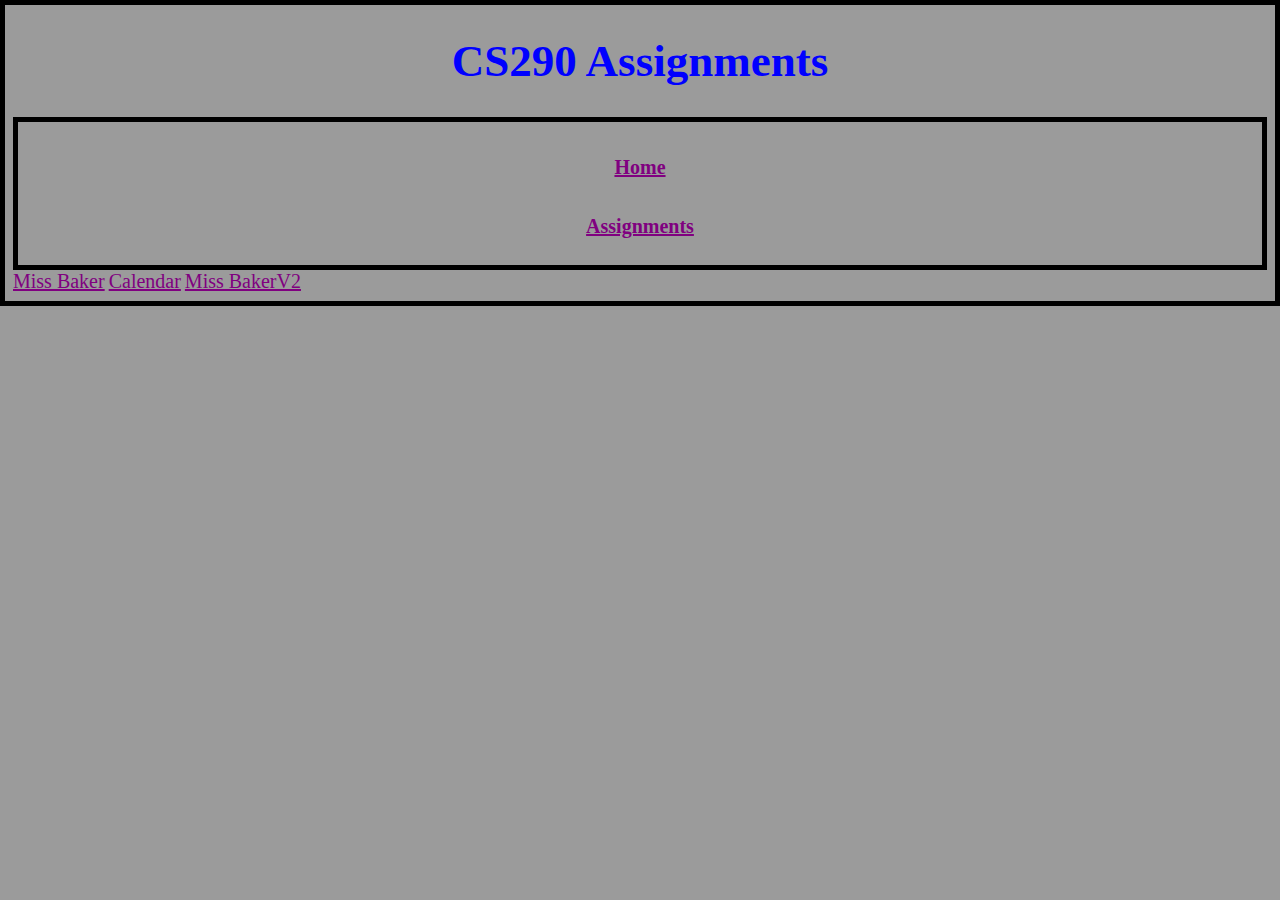
<file: host-website/assignments.html>
<!DOCTYPE html>
<html>
    <head>
        <meta charset="utf-8">
        <title>Assignments</title>
        <link href="styles/style.css" rel="stylesheet" type="text/css">
    </head>
    <body>
        <h1>CS290 Assignments</h1>
        <nav>
            <h2><a href = "index.html">Home</a></h2>
            <h2><a href = "assignments.html">Assignments</a></h2>
        </nav>
        <a href ="/miss-baker/miss-baker.html">Miss Baker</a>
        <a href ="calendar/calendar.html">Calendar</a>
        <a href ="miss-bakerV2/missbakerV2.html">Miss BakerV2</a>
    </body>
</html>
</file>
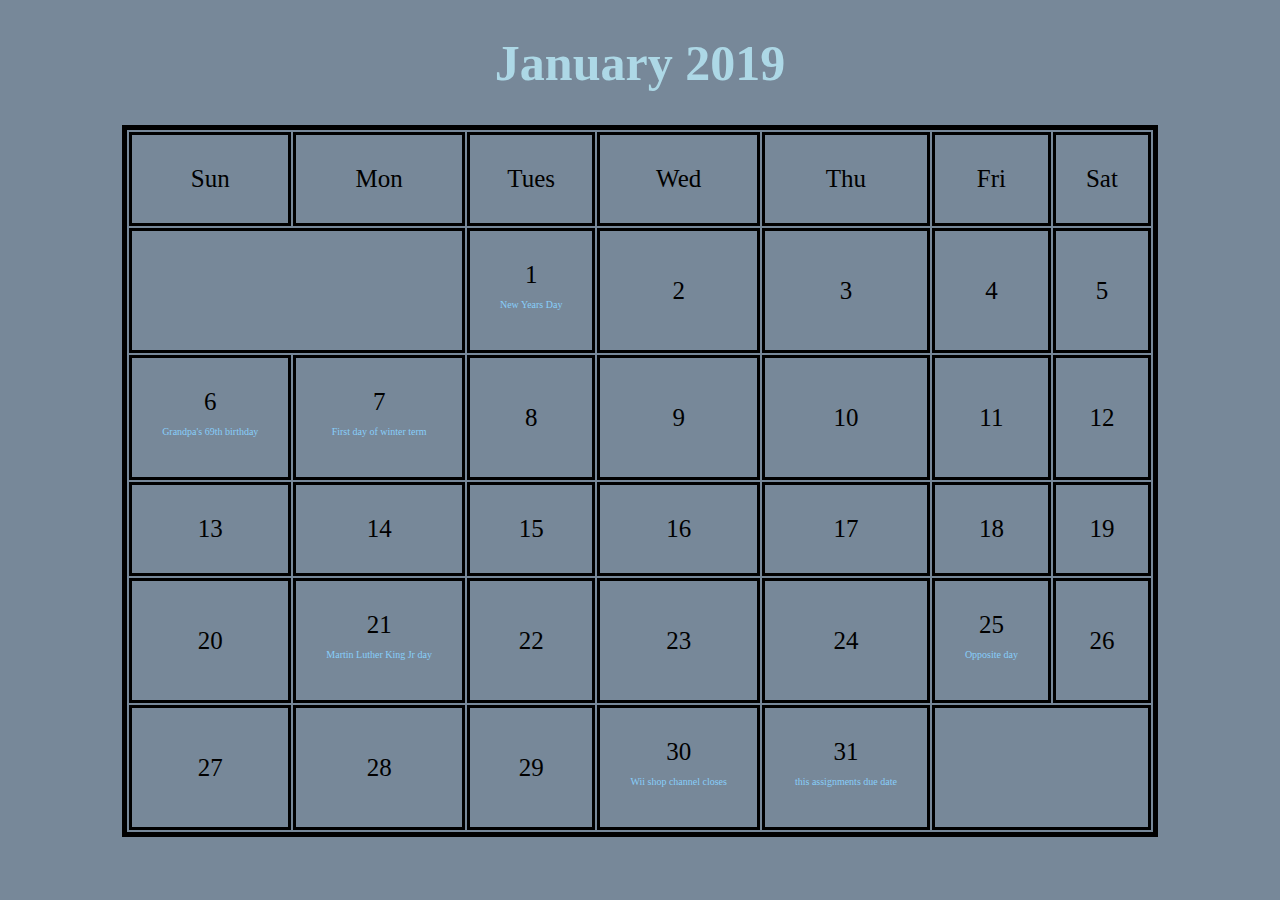
<file: host-website/calendar/calendar.html>
<!DOCTYPE html>
<html> 
    <html lang = "en-us">
    <head>
        <meta charset="utf-8">
        <title>Calendar</title>
        <link href="styles/calendar.css" rel="stylesheet" type="text/css">
    </head>
    <body>
        <h1>January 2019</h1>
        <table align = "center">
            <tr>
                <td>Sun</td>
                <td>Mon</td>
                <td>Tues</td>
                <td>Wed</td>
                <td>Thu</td>
                <td>Fri</td>
                <td>Sat</td>
            </tr>
            <tr> 
                
                <td colspan = "2"></td>
                <td>1<p>New Years Day</p></td>
                <td>2</td>
                <td>3</td>
                <td>4</td>
                <td>5</td>
            </tr>
            <tr>
                <td>6<p>Grandpa's 69th birthday</p></td>
                <td>7<p>First day of winter term</p></td>
                <td>8</td>
                <td>9</td>
                <td>10</td>
                <td>11</td>
                <td>12</td>
            </tr>
            <tr>
                <td>13</td>
                <td>14</td>
                <td>15</td>
                <td>16</td>
                <td>17</td>
                <td>18</td>
                <td>19</td>
            </tr>
            <tr> 
                <td>20</td>
                <td>21 <p>Martin Luther King Jr day</p></td>
                <td>22</td>
                <td>23</td>
                <td>24</td>
                <td>25<p>Opposite day</p></td>
                <td>26</td>
            </tr>
            <tr>
                <td>27</td>
                <td>28</td>
                <td>29</td>
                <td>30<p>Wii shop channel closes</p></td>
                <td>31<p>this assignments due date</p></td>
                <td colspan = "2"></td>

            </tr>
        </table>
    </body>
</html>
</file>
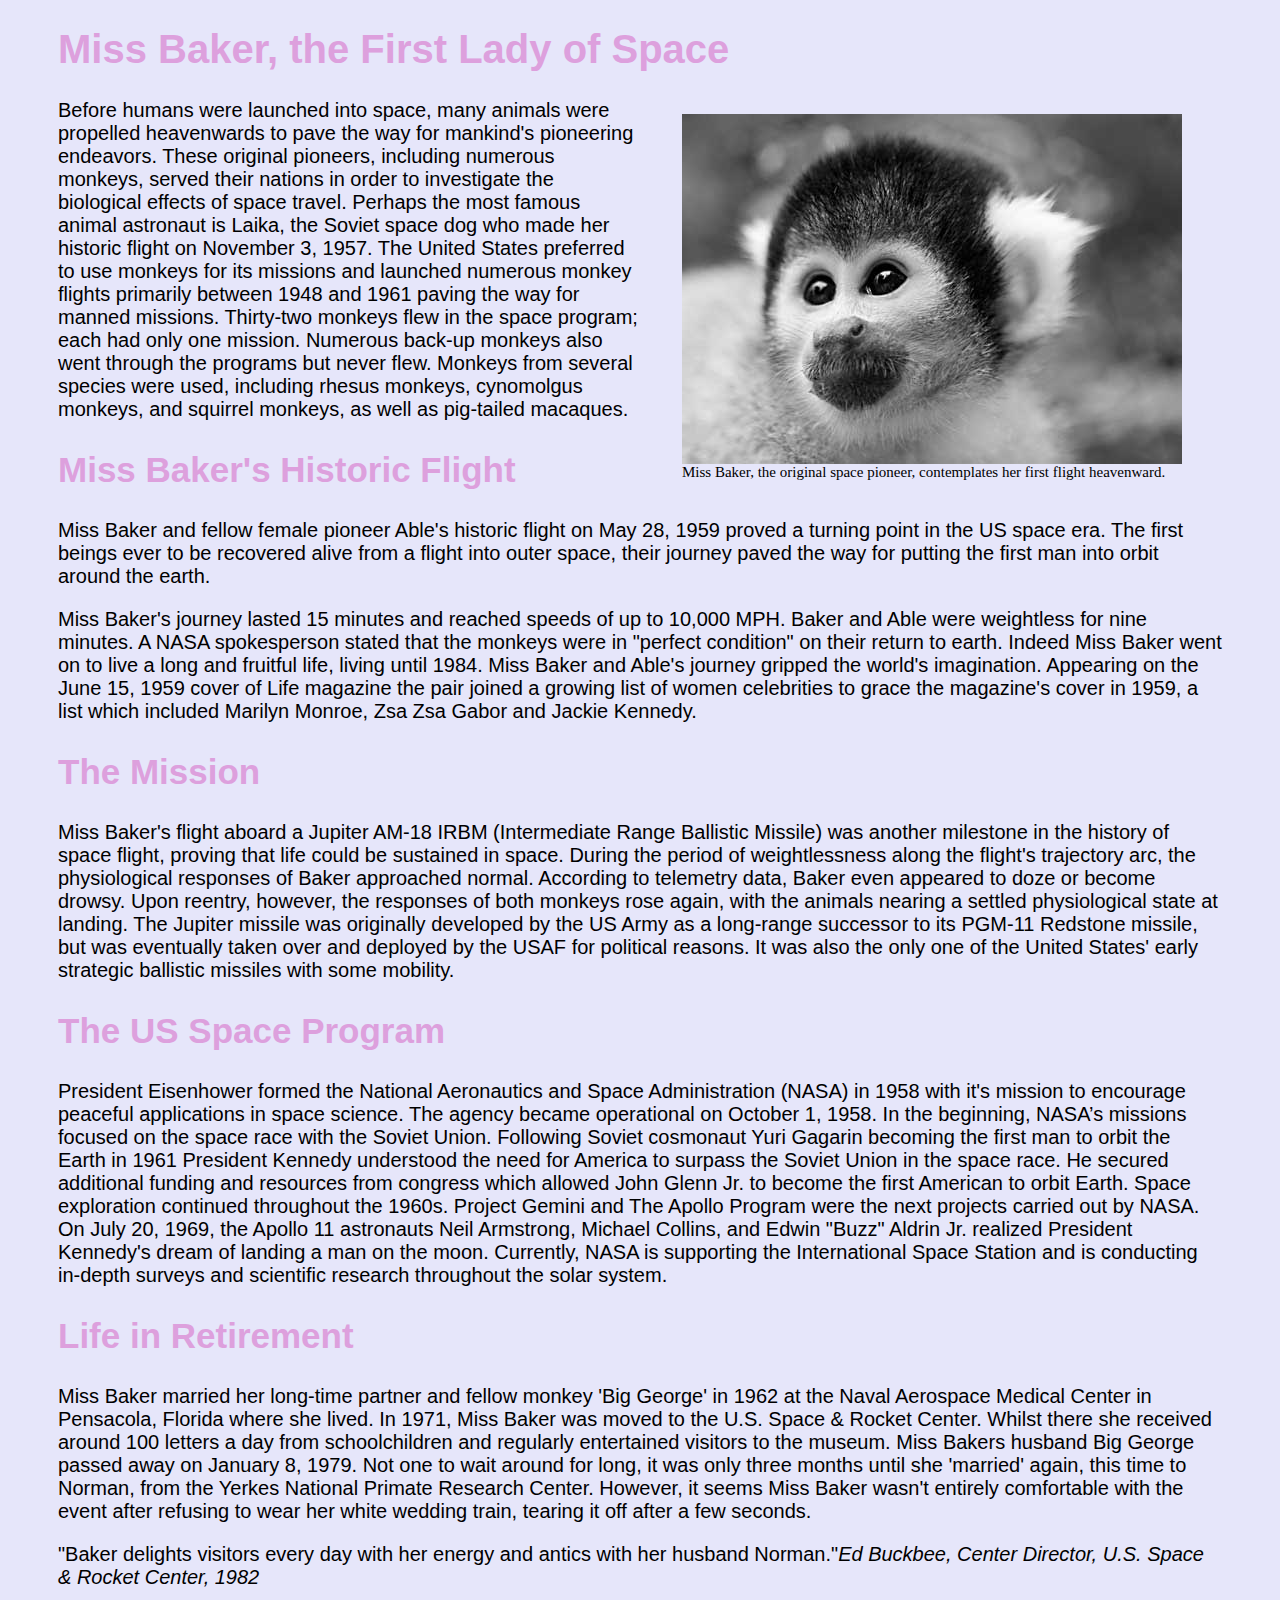
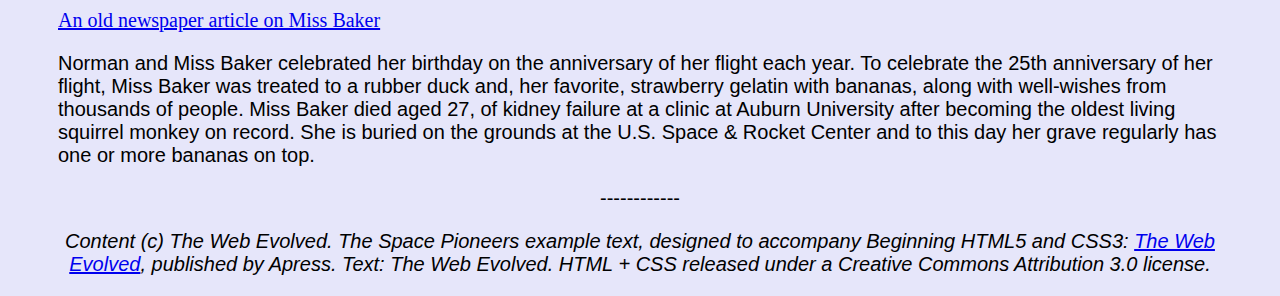
<file: host-website/miss-bakerV2/missbakerV2.html>
<!DOCTYPE html>
<html>
    <head>
        <meta charset="utf-8">
        <title>Miss BakerV2</title>
        <link href="styles/styles.css" rel="stylesheet" type="text/css">
    </head>
    <body>
        <h1>Miss Baker, the First Lady of Space</h1>
           <figure>
               <img src = "images/miss_baker.jpg" width="500" height="350" alt = "A photo of miss baker">
               <figcaption>Miss Baker, the original space pioneer, contemplates her first flight heavenward.</figcaption>
           </figure>
        
        <p>Before humans were launched into space, many animals were propelled heavenwards to pave the way for mankind's pioneering endeavors. These original pioneers, including numerous monkeys, served their nations in order to investigate the biological effects of space travel.
        Perhaps the most famous animal astronaut is Laika, the Soviet space dog who made her historic flight on November 3, 1957. The United States preferred to use monkeys for its missions and launched numerous monkey flights primarily between 1948 and 1961 paving the way for manned missions.
        Thirty-two monkeys flew in the space program; each had only one mission. Numerous back-up monkeys also went through the programs but never flew. Monkeys from several species were used, including rhesus monkeys, cynomolgus monkeys, and squirrel monkeys, as well as pig-tailed macaques.</p>
 
        <h2>Miss Baker's Historic Flight</h2>  
        <p>Miss Baker and fellow female pioneer Able's historic flight on May 28, 1959 proved a turning point in the US space era. The first beings ever to be recovered alive from a flight into outer space, their journey paved the way for putting the first man into orbit around the earth.</p>
        <p>Miss Baker's journey lasted 15 minutes and reached speeds of up to 10,000 MPH. Baker and Able were weightless for nine minutes. A NASA spokesperson stated that the monkeys were in "perfect condition" on their return to earth. Indeed Miss Baker went on to live a long and fruitful life, living until 1984.
        Miss Baker and Able's journey gripped the world's imagination. Appearing on the June 15, 1959 cover of Life magazine the pair joined a growing list of women celebrities to grace the magazine's cover in 1959, a list which included Marilyn Monroe, Zsa Zsa Gabor and Jackie Kennedy.</p>

        <h2>The Mission</h2>
        <p>Miss Baker's flight aboard a Jupiter AM-18 IRBM (Intermediate Range Ballistic Missile) was another milestone in the history of space flight, proving that life could be sustained in space. During the period of weightlessness along the flight's trajectory arc, the physiological responses of Baker approached normal. According to telemetry data, Baker even appeared to doze or become drowsy. Upon reentry, however, the responses of both monkeys rose again, with the animals nearing a settled physiological state at landing.
        The Jupiter missile was originally developed by the US Army as a long-range successor to its PGM-11 Redstone missile, but was eventually taken over and deployed by the USAF for political reasons. It was also the only one of the United States' early strategic ballistic missiles with some mobility.</p>

        <h2>The US Space Program</h2>
        <p>President Eisenhower formed the National Aeronautics and Space Administration (NASA) in 1958 with it's mission to encourage peaceful applications in space science. The agency became operational on October 1, 1958.
        In the beginning, NASA’s missions focused on the space race with the Soviet Union. Following Soviet cosmonaut Yuri Gagarin becoming the first man to orbit the Earth in 1961 President Kennedy understood the need for America to surpass the Soviet Union in the space race. He secured additional funding and resources from congress which allowed John Glenn Jr. to become the first American to orbit Earth.
        Space exploration continued throughout the 1960s. Project Gemini and The Apollo Program were the next projects carried out by NASA. On July 20, 1969, the Apollo 11 astronauts Neil Armstrong, Michael Collins, and Edwin "Buzz" Aldrin Jr. realized President Kennedy's dream of landing a man on the moon.
        Currently, NASA is supporting the International Space Station and is conducting in-depth surveys and scientific research throughout the solar system.</p>

        <h2>Life in Retirement</h2>
        <p>Miss Baker married her long-time partner and fellow monkey 'Big George' in 1962 at the Naval Aerospace Medical Center in Pensacola, Florida where she lived.
        In 1971, Miss Baker was moved to the U.S. Space & Rocket Center. Whilst there she received around 100 letters a day from schoolchildren and regularly entertained visitors to the museum.
        Miss Bakers husband Big George passed away on January 8, 1979. Not one to wait around for long, it was only three months until she 'married' again, this time to Norman, from the Yerkes National Primate Research Center. However, it seems Miss Baker wasn't entirely comfortable with the event after refusing to wear her white wedding train, tearing it off after a few seconds.</p>
        <p>"Baker delights visitors every day with her energy and antics with her husband Norman."<cite>Ed Buckbee, Center Director, U.S. Space & Rocket Center, 1982</cite></p>
        <a href ="http://news.google.com/newspapers?id=3iQdAAAAIBAJ&sjid=S6UEAAAAIBAJ&dq=miss%20baker%20monkey&pg=6678%2C6793325">An old newspaper article on Miss Baker</a>
        
        <p>Norman and Miss Baker celebrated her birthday on the anniversary of her flight each year. To celebrate the 25th anniversary of her flight, Miss Baker was treated to a rubber duck and, her favorite, strawberry gelatin with bananas, along with well-wishes from thousands of people.
        Miss Baker died aged 27, of kidney failure at a clinic at Auburn University after becoming the oldest living squirrel monkey on record. She is buried on the grounds at the U.S. Space & Rocket Center and to this day her grave regularly has one or more bananas on top.</p>
        <footer>
            <p>------------</p>
            <p><cite>Content (c) The Web Evolved.
                The Space Pioneers example text, designed to accompany Beginning HTML5 and CSS3: <a href="http://thewebevolved.com">The Web Evolved</a>, published by Apress. Text: The Web Evolved.
                HTML + CSS released under a Creative Commons Attribution 3.0 license.</cite></p>
        </footer>    
    </body>
</html>
</file>
<file: host-website/styles/style.css>
html{
    background-color: rgb(155, 155, 155);
    border: 5px solid black;

}
body{
    min-width: 1000px;
}
a{
    font-size: 20px;
    color: purple;
}
h1{
    font-size: 45px;
    text-align: center;
    color: blue;
}
h2{
    font-size: 30px;
    color: blue;
}
p{
    font-size: 20px;
}
nav{
    border: 5px solid black;
    text-align: center;
    
}
</file>
<file: host-website/calendar/styles/calendar.css>
html{
    text-align: center;
    max-width: 1400px;
    background: lightslategray;
}
table{
    border: 5px solid black;;
}
table td{
    padding: 30px;
    border: 3px solid black;
    font-size: 25px;
}
h1{
    font-size:50px;
    color: lightblue;
}
p{
    font-size: 10px;
    color: lightskyblue;
}
</file>
<file: host-website/miss-bakerV2/styles/styles.css>
html{
    background: lavender;
}
body{
    padding-left: 50px;
    padding-right: 50px;
    font-size: 20px;
}
figure{
    float: right;
    font-size: 15px;
}
img{
    display: block;
    max-width: 100%;
    max-height: 100%;
    width: auto;
    height: auto;
}
p{
  font-family: Arial, Helvetica, sans-serif;
  font-weight: lighter;
}
h2{
    color: plum;
    font-size: 35px;
    font-family: Impact, Haettenschweiler, 'Arial Narrow Bold', sans-serif;
}
h1{
    color: plum;
    font-size: 40px;
    font-family: Impact, Haettenschweiler, 'Arial Narrow Bold', sans-serif;
}
footer{
    text-align: center;
}
</file>
